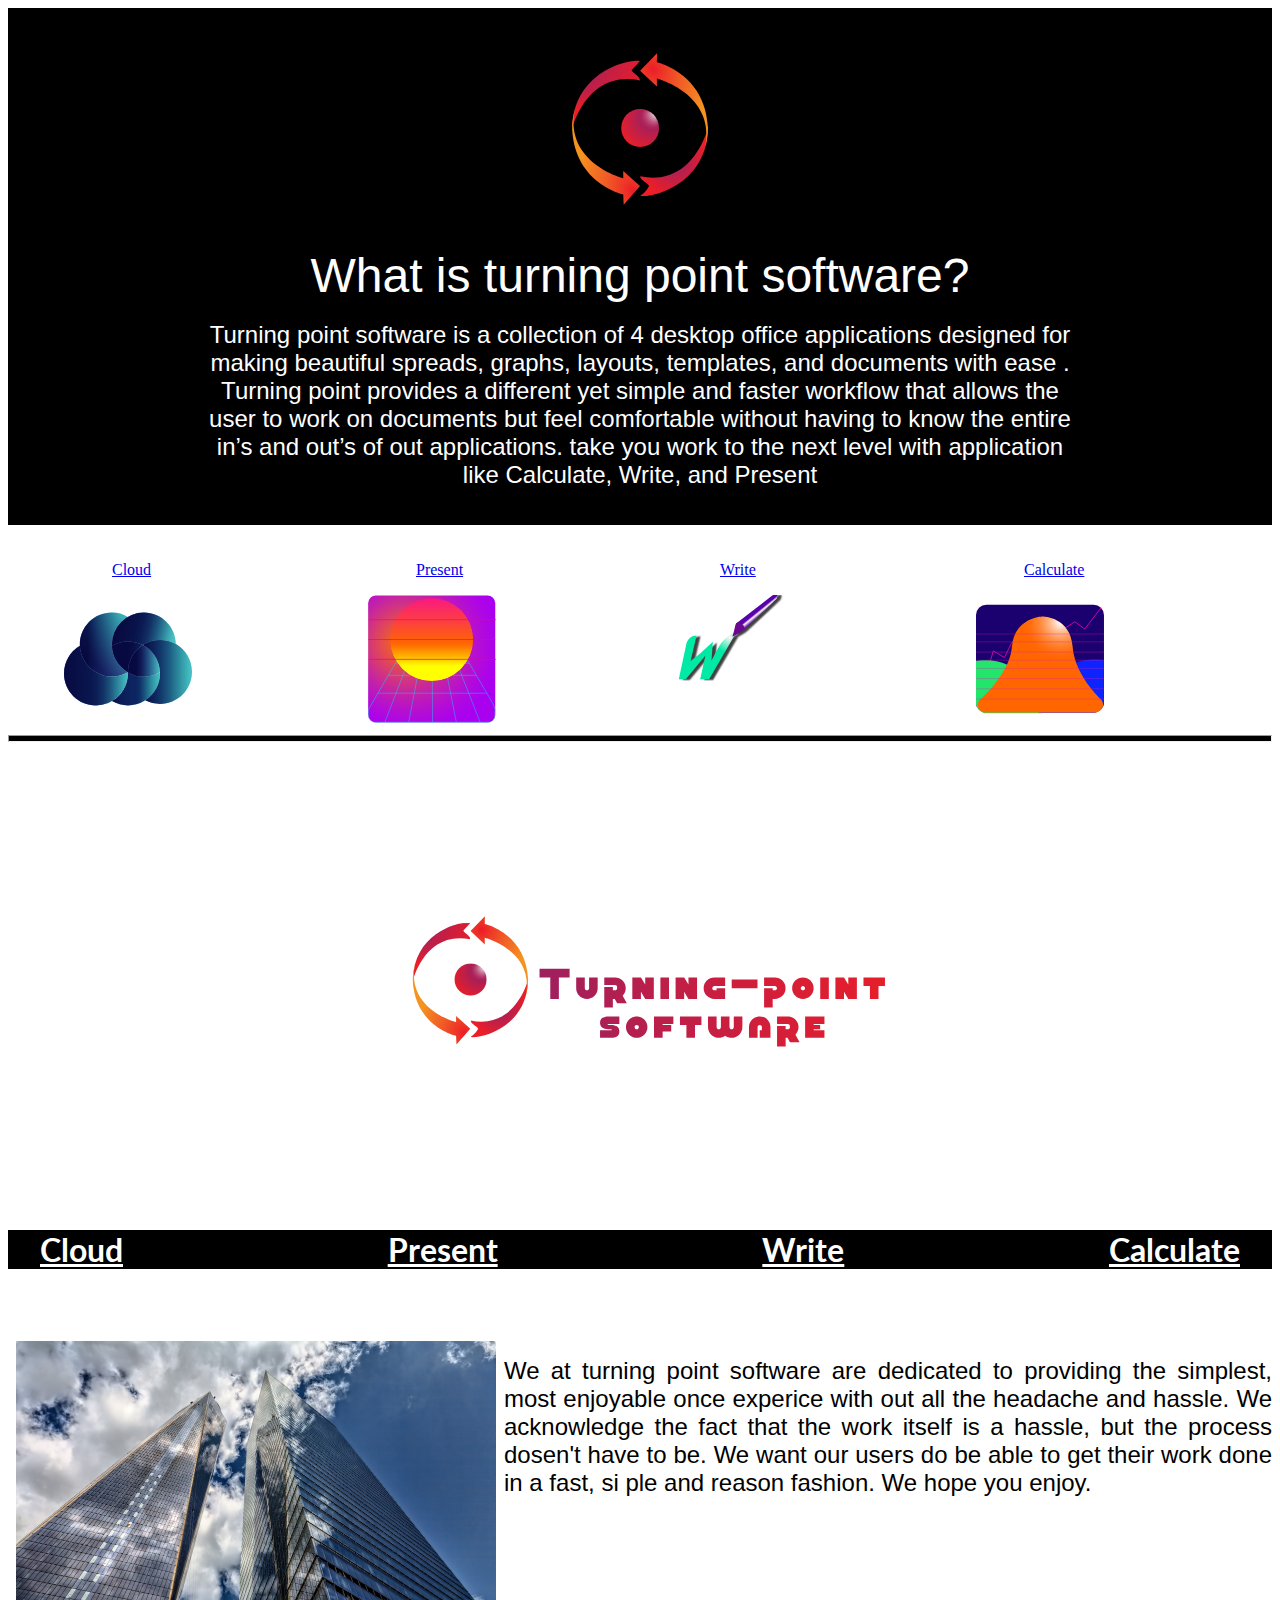
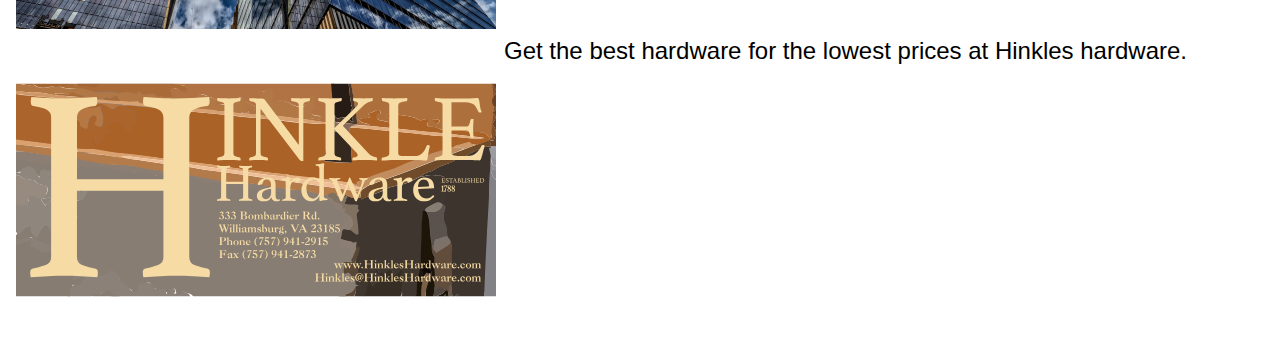
<file: index.html>
<!DOCTYPE html>
<html lang="en">
  <head>
    <meta charset="UTF-8" />
    <meta name="viewport" content="width=device-width, initial-scale=1.0" />
    <link rel="stylesheet" href="index.css" />
    <link rel="preconnect" href="https://fonts.gstatic.com">
<link href="https://fonts.googleapis.com/css2?family=Lato&display=swap" rel="stylesheet">
    <title>Turning Point</title>
  </head>
  <body>
    <div class="flex_div">
      <div id="top-homepage">
        <a href="index.html">
        <img
          id="top_turning-logo"
          src="turning_point.svg"
          alt="Turning point logo"
        /></a>
        <div id="in_text-homepage-top" style="color: white">
          <div class="font1">What is turning point software?</div>
          <br />
          <div class="font2">
            Turning point software is a collection of 4 desktop office
            applications designed for making beautiful spreads, graphs, layouts,
            templates, and documents with ease . Turning point provides a
            different yet simple and faster workflow that allows the user to
            work on documents but feel comfortable without having to know the
            entire in’s and out’s of out applications. take you work to the next
            level with application like Calculate, Write, and Present
          </div>
        </div>
        <br /><br />
      </div>
      <br />
      <br />
       <div id="bottom-front-page">
        
        <a href="cloud.html"
        ><p style="margin:0 5rem;margin-bottom:1rem">Cloud</p><img style="margin: 0 2rem" src="clouds.svg" alt=""
        /></a>
        <a href="present.html"
          ><p style="margin: 0 5rem; margin-bottom:1rem">Present</p><img style="margin: 0 2rem" src="present.svg" alt=""
        /></a>
        <a href="write.html"
          ><p style="margin: 0 5rem; margin-bottom:1rem">Write</p><img style="margin: 0 2rem" src="write.svg" alt=""
        /></a>
        <a href="calculate.html"
          ><p style="margin: 0 5rem; margin-bottom:1rem">Calculate</p><img style="margin: 0 2rem" src="calculate.svg" alt=""
        /></a>
      </div> 
    </div>
     <hr style="height: 5px; background-color: black" /> 

    <div class="flex_div">
      <div id="nav_flex">
        <img
          src="turningpoint_title.svg"
          id="title-turning_logo"
          alt="Turning point logo"
        />
        <!-- <hr style="height: 5px; background-color: black" /> -->
        <div id="nav">
          <div id="nav1" style="color: white;display: flex;">
            <a style="color:white" href="cloud.html"> <div style="font-size:2rem; font-weight:bold">Cloud</div></a>
            <a style="color:white" href="present.html"> <div style="font-size:2rem; font-weight:bold" >Present</div></a>
            <a style="color:white" href="write.html"> <div style="font-size:2rem; font-weight:bold">Write</div></a>
            <a style="color:white" href="calculate.html"> <div style="font-size:2rem; font-weight:bold">Calculate</div></a>
        </div>
      </div>
        <!-- <hr style="height: 5px; background-color: black" /> -->
      </div>
      <div id="bottom-text_flex">
        <div id="bottom-wrapper">
          <div>
            <img
              id="bottom-skyscraper"
              src="skyscraper.jpg"
              alt="Building"
            />
          </div>
          <p id="bottom-text_area">
            We at turning point software are dedicated to providing the
            simplest, most enjoyable once experice with out all the headache and
            hassle. We acknowledge the fact that the work itself is a hassle,
            but the process dosen't have to be. We want our users do be able to
            get their work done in a fast, si ple and reason fashion. We hope
            you enjoy.
          </p>
        </div>
        <div id="bottom-hinkle_flex">
          <a href="https://tomcupolo.com/" target="_blank" >
            <img
            id="bottom-hinkle"
            src="hinkle-banner.svg"
            alt="Building"
          />
          </a>
          <p id="bottom-hinkle_text" >
            Get the best hardware for the lowest prices at Hinkles hardware.
          </p>
        </div>
      </div>
    </div>
  </body>
</html>
</file>
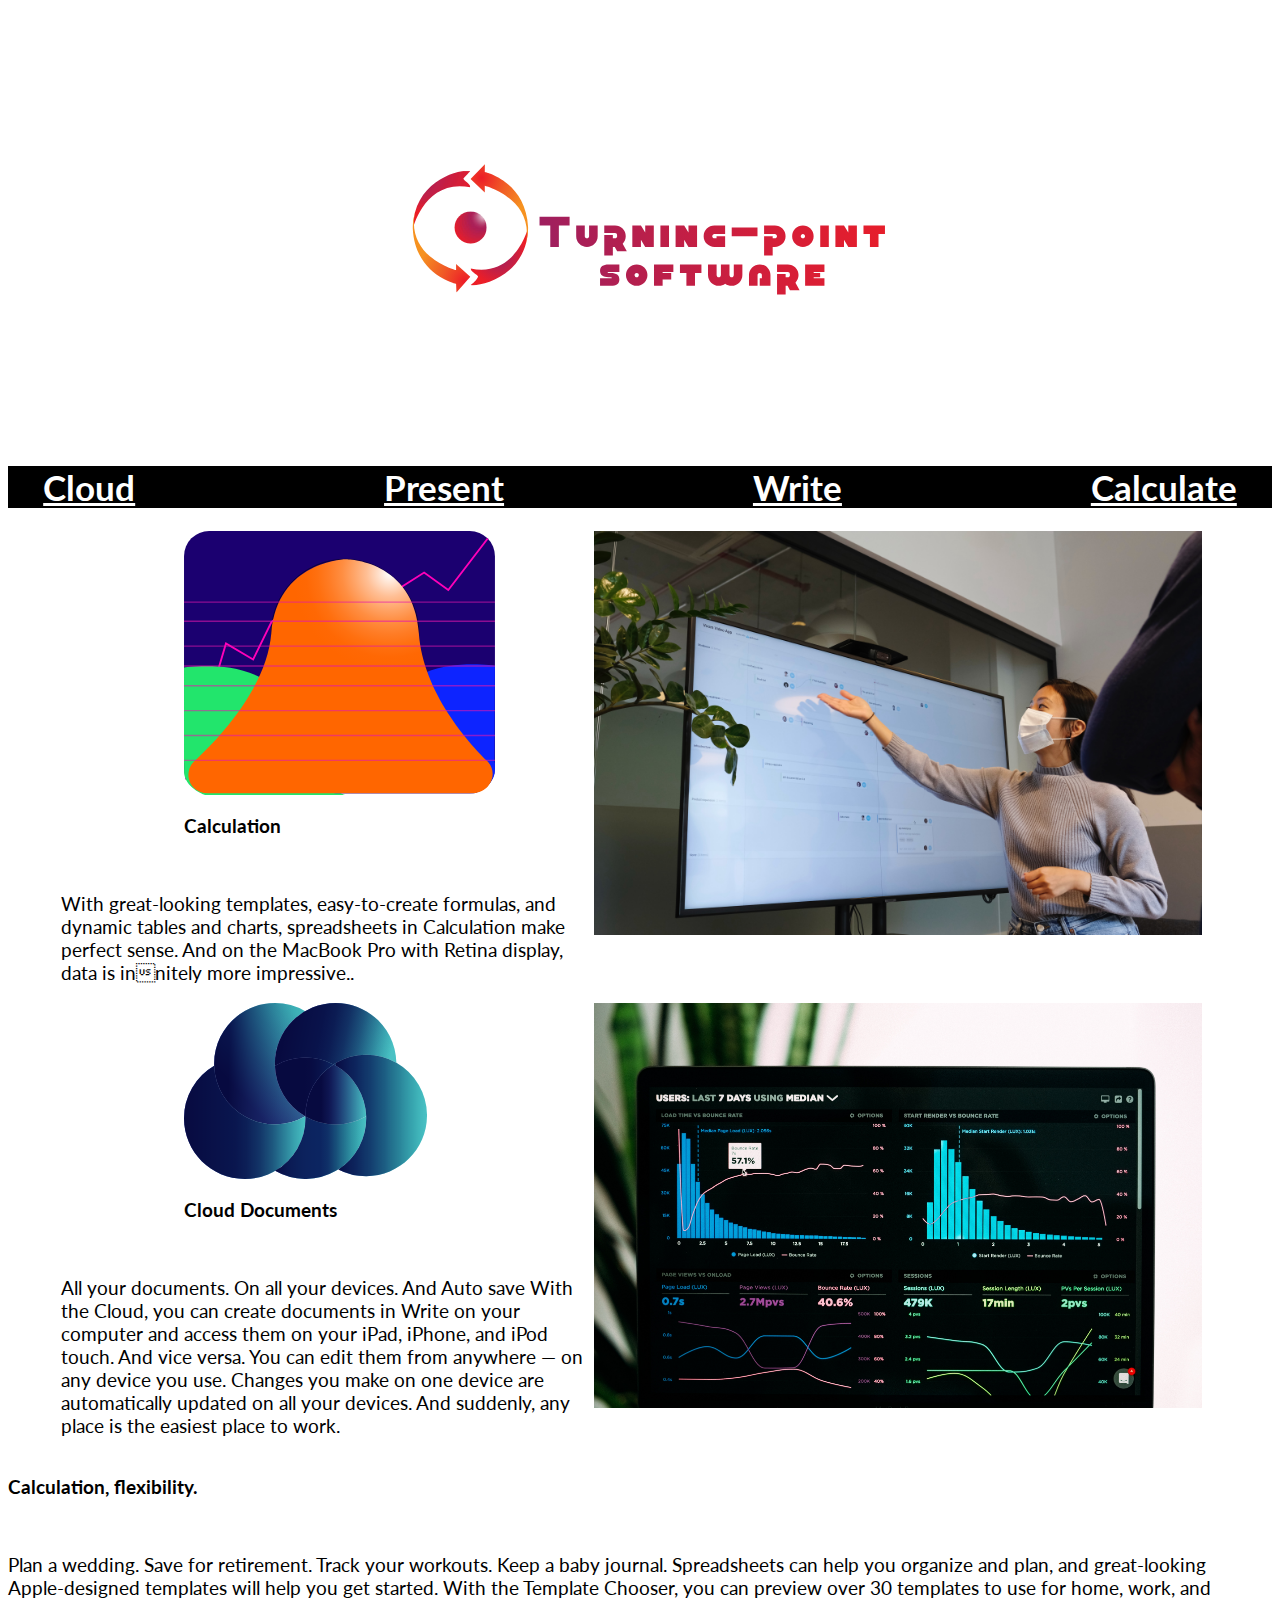
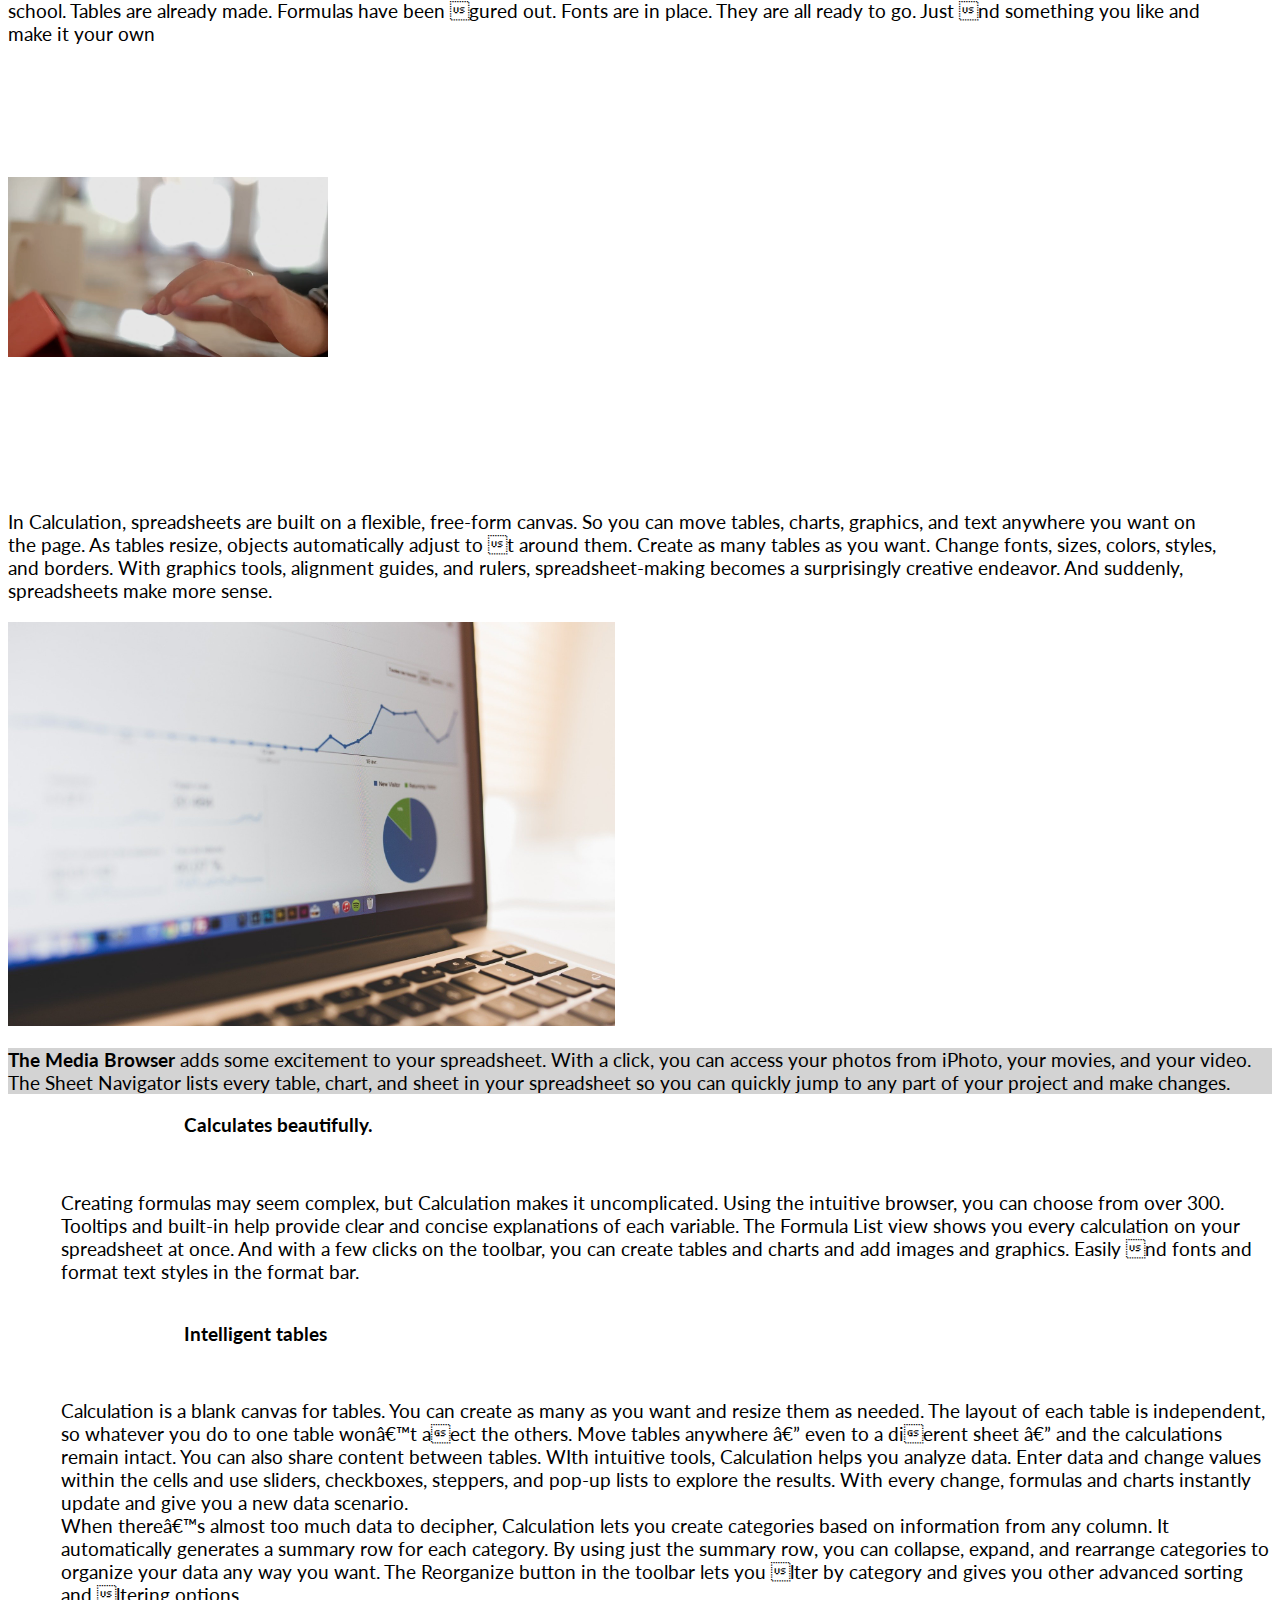
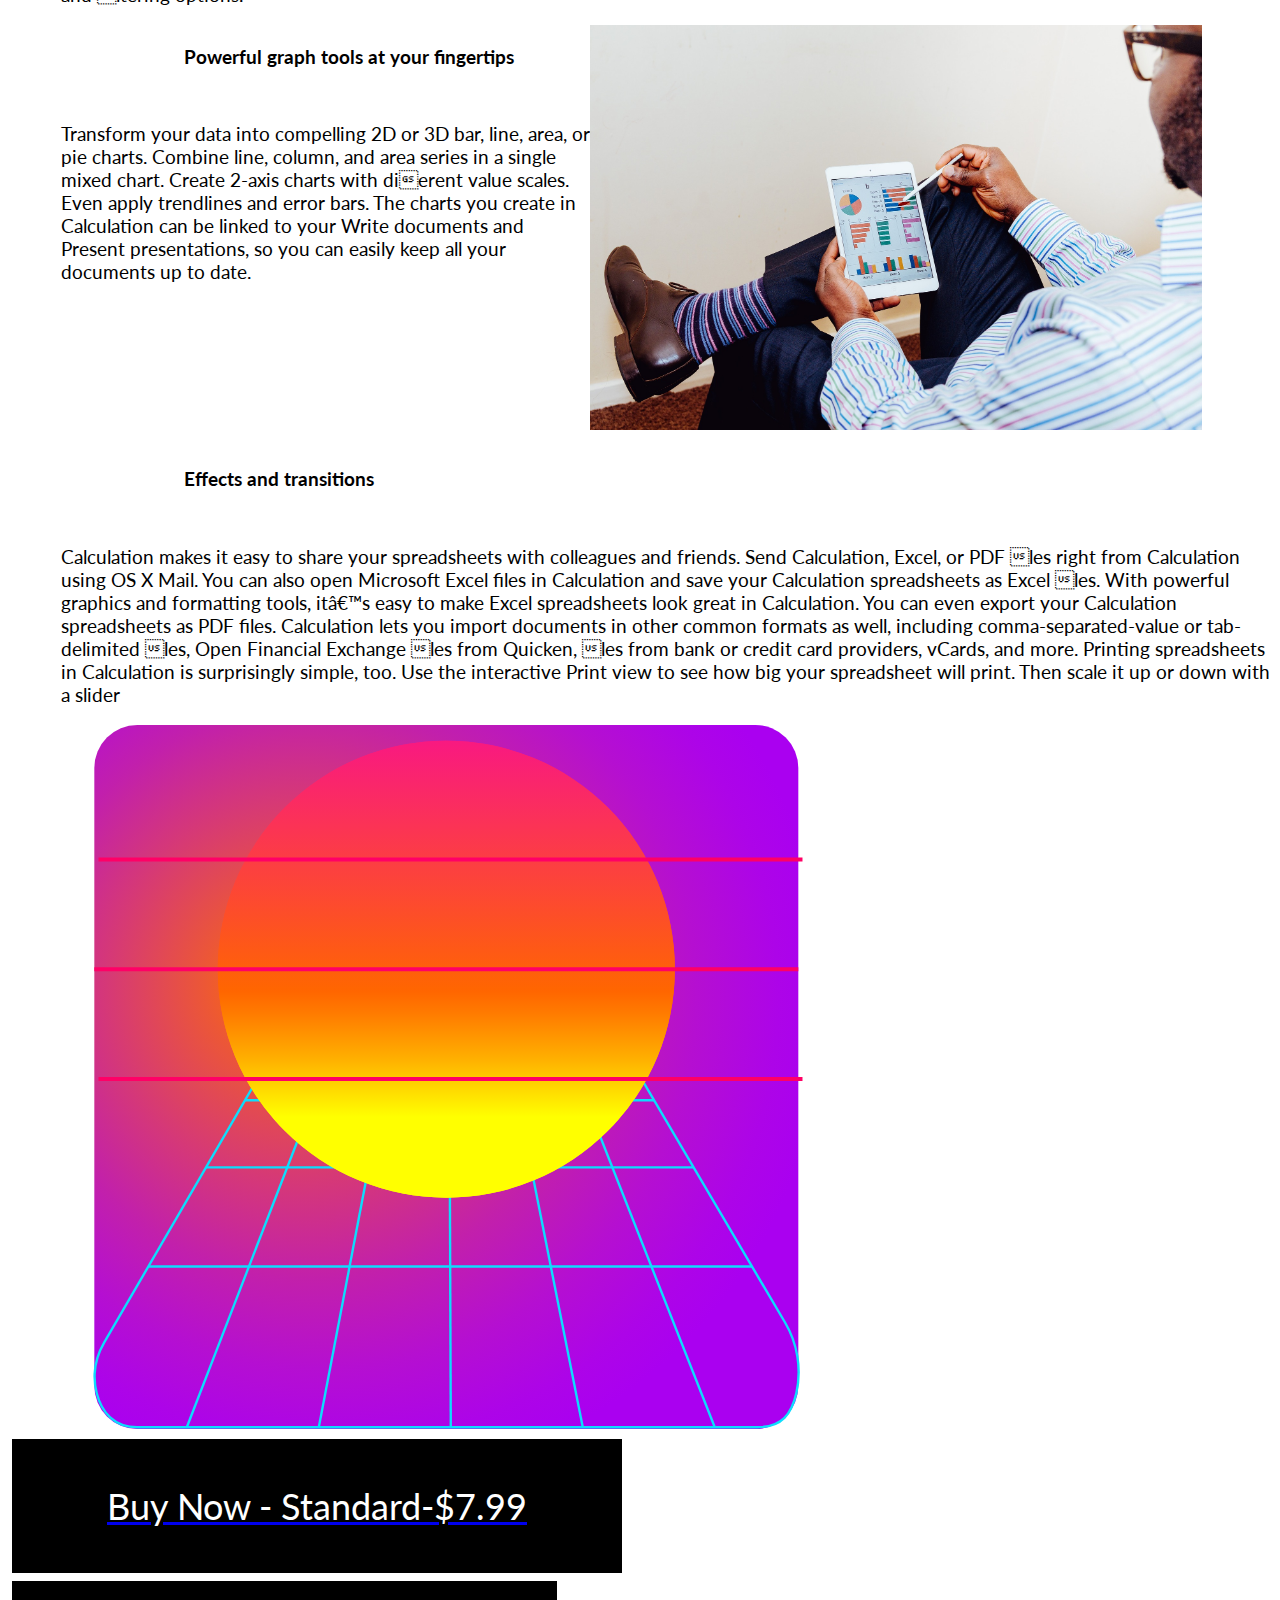
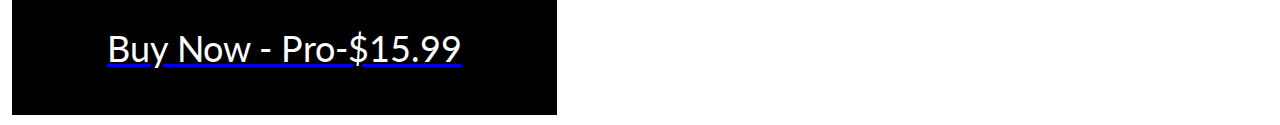
<file: calculate.html>
<!DOCTYPE html>
<html lang="en">
<head>
    <meta charset="UTF-8">
    <meta name="viewport" content="width=device-width, initial-scale=1.0">
    <title>Calculate page</title>
    <link rel="stylesheet" href="calculate_index.css">
    <link rel="preconnect" href="https://fonts.gstatic.com">
<link href="https://fonts.googleapis.com/css2?family=Lato&display=swap" rel="stylesheet">

</head>
<body>
    <div class="flex_div">
        <a href="index.html">
        <img
        src="turningpoint_title.svg"
        id="title-turning_logo"
        alt="Turning point logo"
      />
      </a>
    
      <div id="nav">
        <div id="nav1" style="color: white;display: flex;">
            <a style="color:white" href="cloud.html"> <div style="font-size:2rem;font-weight:bold">Cloud</div></a>
            <a style="color:white" href="present.html"> <div style="font-size:2rem;font-weight:bold">Present</div></a>
            <a style="color:white" href="write.html"> <div style="font-size:2rem; font-weight:bold">Write</div></a>
            <a style="color:white" href="calculate.html"> <div style="font-size:2rem; font-weight:bold">Calculate</div></a>
        </div>
    </div>
      </div>
      <br>
      <div id="test">
        <div>
            <img id="write_img" src="calculate.svg" alt="">
            <p id="texxt1">Calculation
            </p>
            <p id="text_main">With great-looking templates, easy-to-create formulas, and
                dynamic tables and charts, spreadsheets in Calculation make
                perfect sense. And on the MacBook Pro with Retina display, data is
                innitely more impressive..</p>
        </div>
        <img id="write_img2" src="airfocus-K_VeavYEfdA-unsplash.jpg" alt="">
    </div>
    <div id="test">
                <div>
            <img id="write_img3" src="clouds.svg" alt="">
            <p id="texxt1">Cloud Documents

            </p>
            <p id="text_main">All your documents. On all your devices. And Auto save
                With the Cloud, you can create documents in Write on your computer
                and access them on your iPad, iPhone, and iPod touch. And vice versa.
                You can edit them from anywhere — on any device you use. Changes
                you make on one device are automatically updated on all your devices.
                And suddenly, any place is the easiest place to work. </p>
        </div>
        <img id="write_img2" src="luke-chesser-JKUTrJ4vK00-unsplash.jpg" alt="">
    </div>

    <div id="rev">
                <div>

            <p id="texxt11"> Calculation, flexibility.
            </p>
            <p id="text_main1">Plan a wedding. Save for retirement. Track your
                workouts. Keep a baby journal. Spreadsheets can help
                you organize and plan, and great-looking
                Apple-designed templates will help you get started.
                With the Template Chooser, you can preview over 30
                templates to use for home, work, and school. Tables
                are already made. Formulas have been gured out.
                Fonts are in place. They are all ready to go. Just nd
                something you like and make it your own
            </p>
        </div>
        <video id="write_img2"  width="320" height="240" autoplay muted>
            <source src="Ipad - 2988.mp4" type="video/mp4">
          </video>
    </div>
    <div id="rev">
                <div>
            </p>
            <p id="text_main1">In Calculation, spreadsheets are built on a
                flexible, free-form canvas. So you can move
                tables, charts, graphics, and text anywhere you
                want on the page. As tables resize, objects
                automatically adjust to t around them. Create
                as many tables as you want. Change fonts, sizes,
                colors, styles, and borders. With graphics tools,
                alignment guides, and rulers,
                spreadsheet-making becomes a surprisingly
                creative endeavor. And suddenly, spreadsheets
                make more sense.
            </p>
        </div>
        <img id="write_img2" src="computer-767776_1920.jpg" alt="">

    </div>
    <div id="test1">
                <div>
            
            <b>The Media Browser</b> adds some excitement to your spreadsheet. With a click, you can access
your photos from iPhoto, your movies, and your video. The Sheet Navigator lists every table, chart, and
sheet in your spreadsheet so you can quickly jump to any part of your project and make changes.
            </div>
        </div>
        <div id="test">
                        <div>
                <p id="texxt1">Calculates beautifully.
                </p>
                <p id="text_main">Creating formulas may seem complex, but Calculation makes it uncomplicated. Using the intuitive browser,
                    you can choose from over 300. Tooltips and built-in help provide clear and concise explanations of each
                    variable. The Formula List view shows you every calculation on your spreadsheet at once. And with a few
                    clicks on the toolbar, you can create tables and charts and add images and graphics. Easily nd fonts and
                    format text styles in the format bar. </p>
            </div>
        </div>
        <div id="test">
                        <div>
                <p id="texxt1"> Intelligent tables

                </p>
                <p id="text_main">Calculation is a blank canvas for tables. You can create as many as you want and resize them as needed. The layout of each
                    table is independent, so whatever you do to one table wonâ€™t aect the others. Move tables anywhere â€” even to a dierent
                    sheet â€” and the calculations remain intact. You can also share content between tables. WIth intuitive tools, Calculation helps
                    you analyze data. Enter data and change values within the cells and use sliders, checkboxes, steppers, and pop-up lists to
                    explore the results. With every change, formulas and charts instantly update and give you a new data scenario.
                   <br>
                    When thereâ€™s almost too much data to decipher, Calculation lets you create categories based on information from any
                    column. It automatically generates a summary row for each category. By using just the summary row, you can collapse,
                    expand, and rearrange categories to organize your data any way you want. The Reorganize button in the toolbar lets you lter
                    by category and gives you other advanced sorting and ltering options.
                </p>
            </div>
        </div>
        <div id="test">
                        <div>
                <p id="texxt1">Powerful graph tools at your fingertips    
                </p>
                <p id="text_main">Transform your data into compelling 2D or 3D bar, line, area,
                    or pie charts. Combine line, column, and area series in a single
                    mixed chart. Create 2-axis charts with dierent value scales.
                    Even apply trendlines and error bars. The charts you create in
                    Calculation can be linked to your Write documents and Present presentations, so you can easily keep all your documents
                    up to date. </p>
            </div>
            <img id="write_img2" src="person-731479_1920.jpg" alt="">
        </div>
        <div id="test">
                        <div>
                <p id="texxt1"> Effects and transitions

                </p>
                <p id="text_main">Calculation makes it easy to share your spreadsheets with colleagues and friends. Send Calculation, Excel, or PDF les right from Calculation using OS X Mail. You can also open Microsoft
                    Excel files in Calculation and save your Calculation spreadsheets as Excel les. With powerful graphics and formatting tools,
                    itâ€™s easy to make Excel spreadsheets look great in Calculation. You can even export your Calculation spreadsheets as PDF
                    files. Calculation lets you import documents in other common formats as well, including
                    comma-separated-value or tab-delimited les, Open Financial Exchange les from Quicken, les from bank or credit card providers, vCards, and more. Printing spreadsheets in Calculation is surprisingly simple, too. Use the interactive Print view to see
                    how big your spreadsheet will print. Then scale it up or down with a slider
                </p>
            </div>
        </div>
        <div id="final">
                        <img src="present.svg" alt="" id="final_img">
            <a href="error.html"><button class="button buttonTest" >Buy Now - Standard-$7.99</button></a>
            <a href="error.html"><button class="button buttonTest">Buy Now - Pro-$15.99</button></a>
       </div>
</body>
</html>
</file>
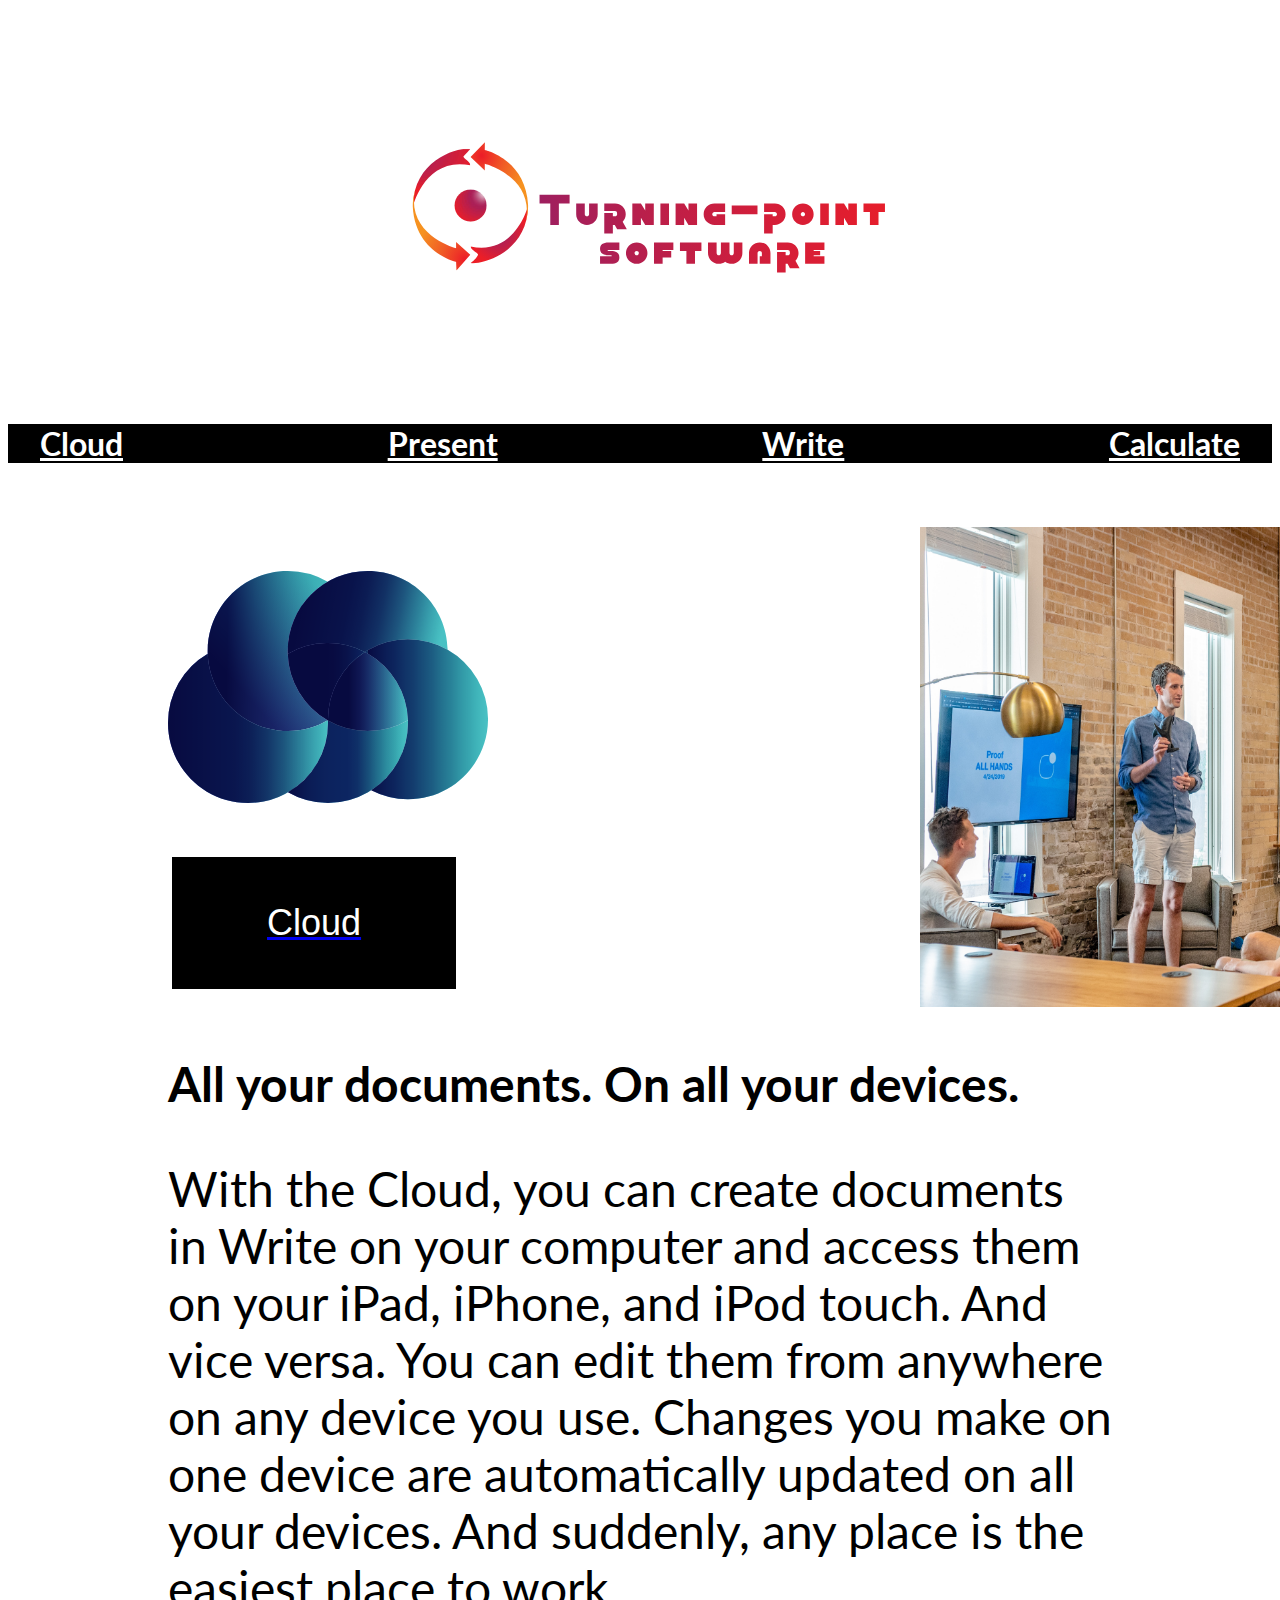
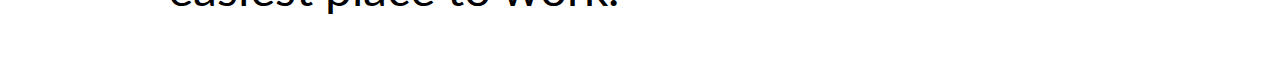
<file: cloud.html>
<!DOCTYPE html>
<html lang="en">
<head>
    <meta charset="UTF-8">
    <meta name="viewport" content="width=device-width, initial-scale=1.0">
    <title>Cloud</title>
    <link rel="stylesheet" href="cloud_index.css">
    <link rel="preconnect" href="https://fonts.gstatic.com">
<link href="https://fonts.googleapis.com/css2?family=Lato&display=swap" rel="stylesheet">
</head>
<body>
    <div class="flex_div">
        <a href="/index.html">
        <img
        src="turningpoint_title.svg"
        id="title-turning_logo"
        alt="Turning point logo"
      />
      </a>

      <div id="nav">
        <div id="nav1" style="color: white;display: flex;">
          <a style="color:white" href="cloud.html"> <div style="font-size:2rem;font-weight:bold">Cloud</div></a>
          <a style="color:white" href="present.html"> <div style="font-size:2rem;font-weight:bold">Present</div></a>
          <a style="color:white" href="write.html"> <div style="font-size:2rem; font-weight:bold">Write</div></a>
          <a style="color:white" href="calculate.html"> <div style="font-size:2rem; font-weight:bold">Calculate</div></a>
      </div>
    </div>
      </div>
      <section id="bottom-front-page">
        <h2></h2>
        <a href ="cloud.html"
          ><img src="clouds.svg" alt=""
        /><button class="button buttonTest">Cloud</button></a>
        <img src="austin-distel-rxpThOwuVgE-unsplash(1).jpg" style="height: 30rem; width: 50rem; padding-left: 20rem" alt="">
      </section>
    <p id="text1"><b> All your documents. On all your devices.</b>
</p>
<p id="text1">With the Cloud, you can create documents in Write on your computer
    and access them on your iPad, iPhone, and iPod touch. And vice versa.
    You can edit them from anywhere on any device you use. Changes you
    make on one device are automatically updated on all your devices. And
    suddenly, any place is the easiest place to work.</p>
</body>
</html>
</file>
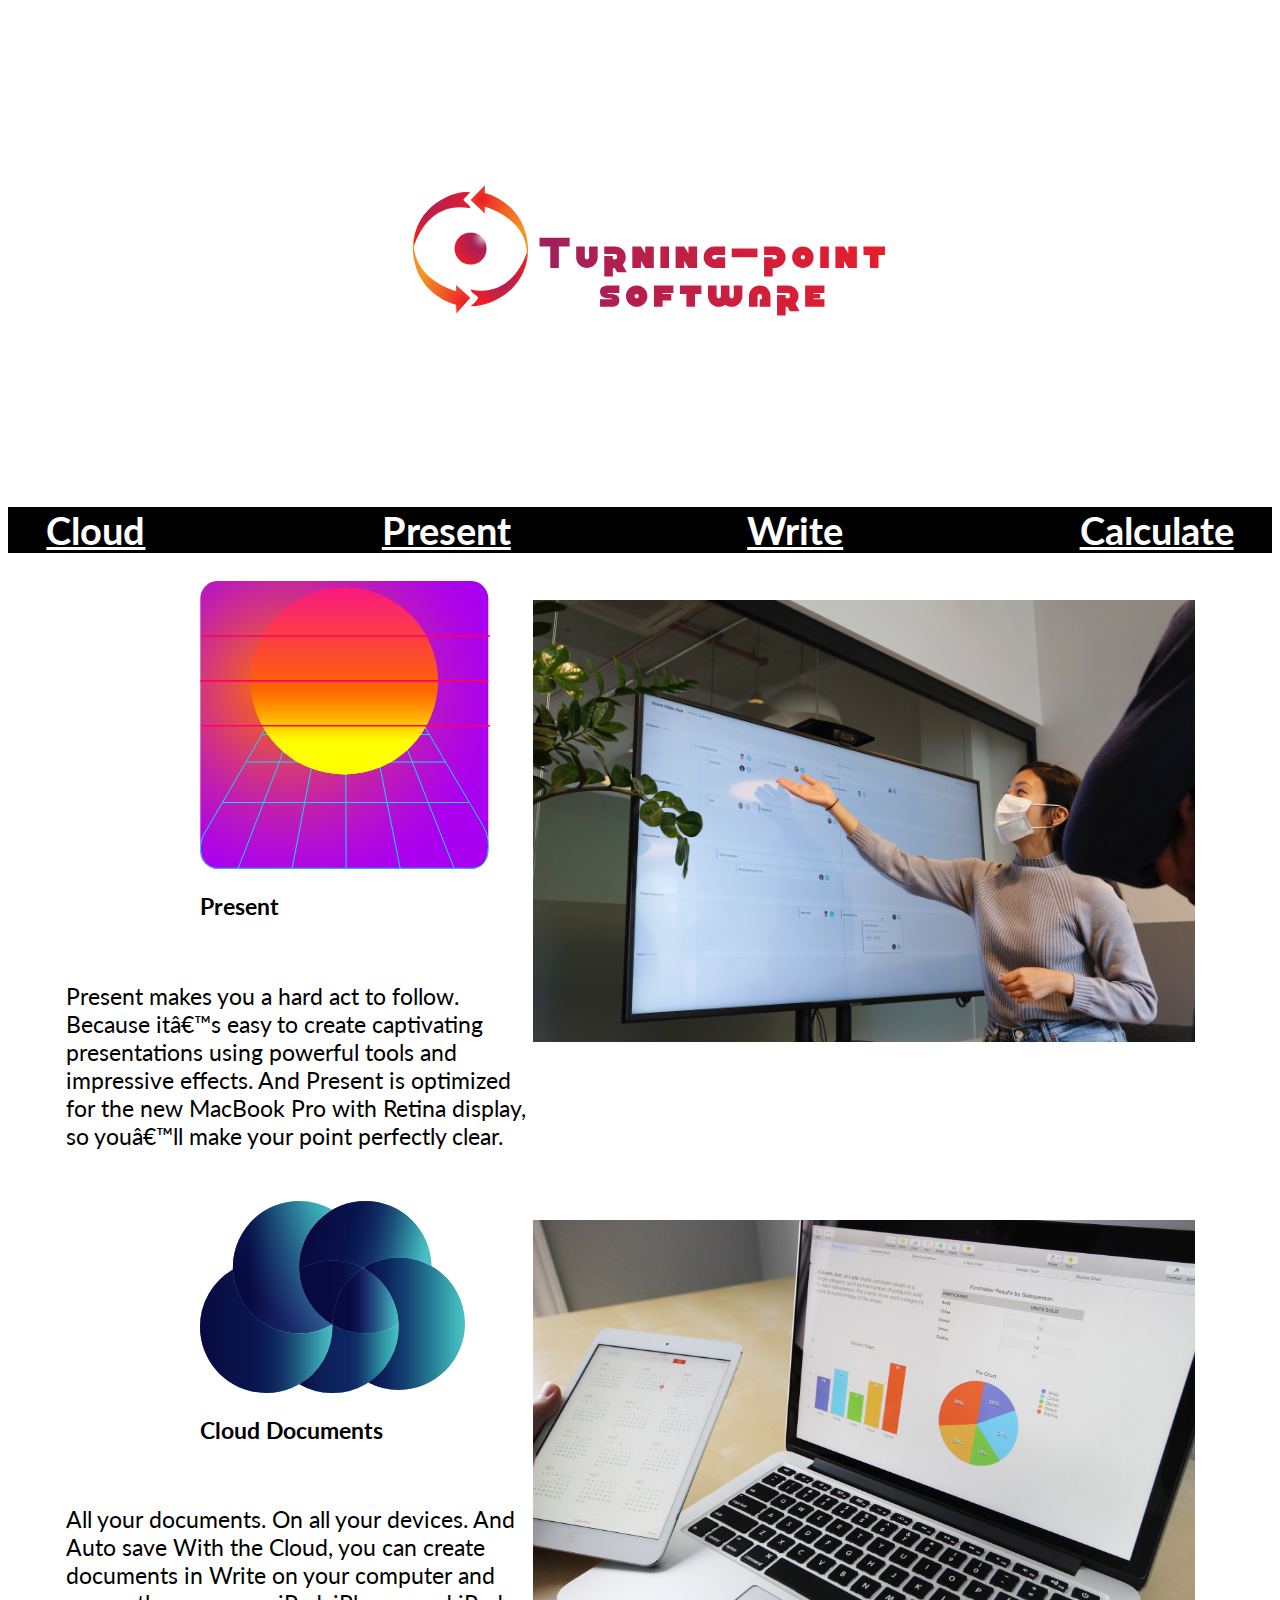
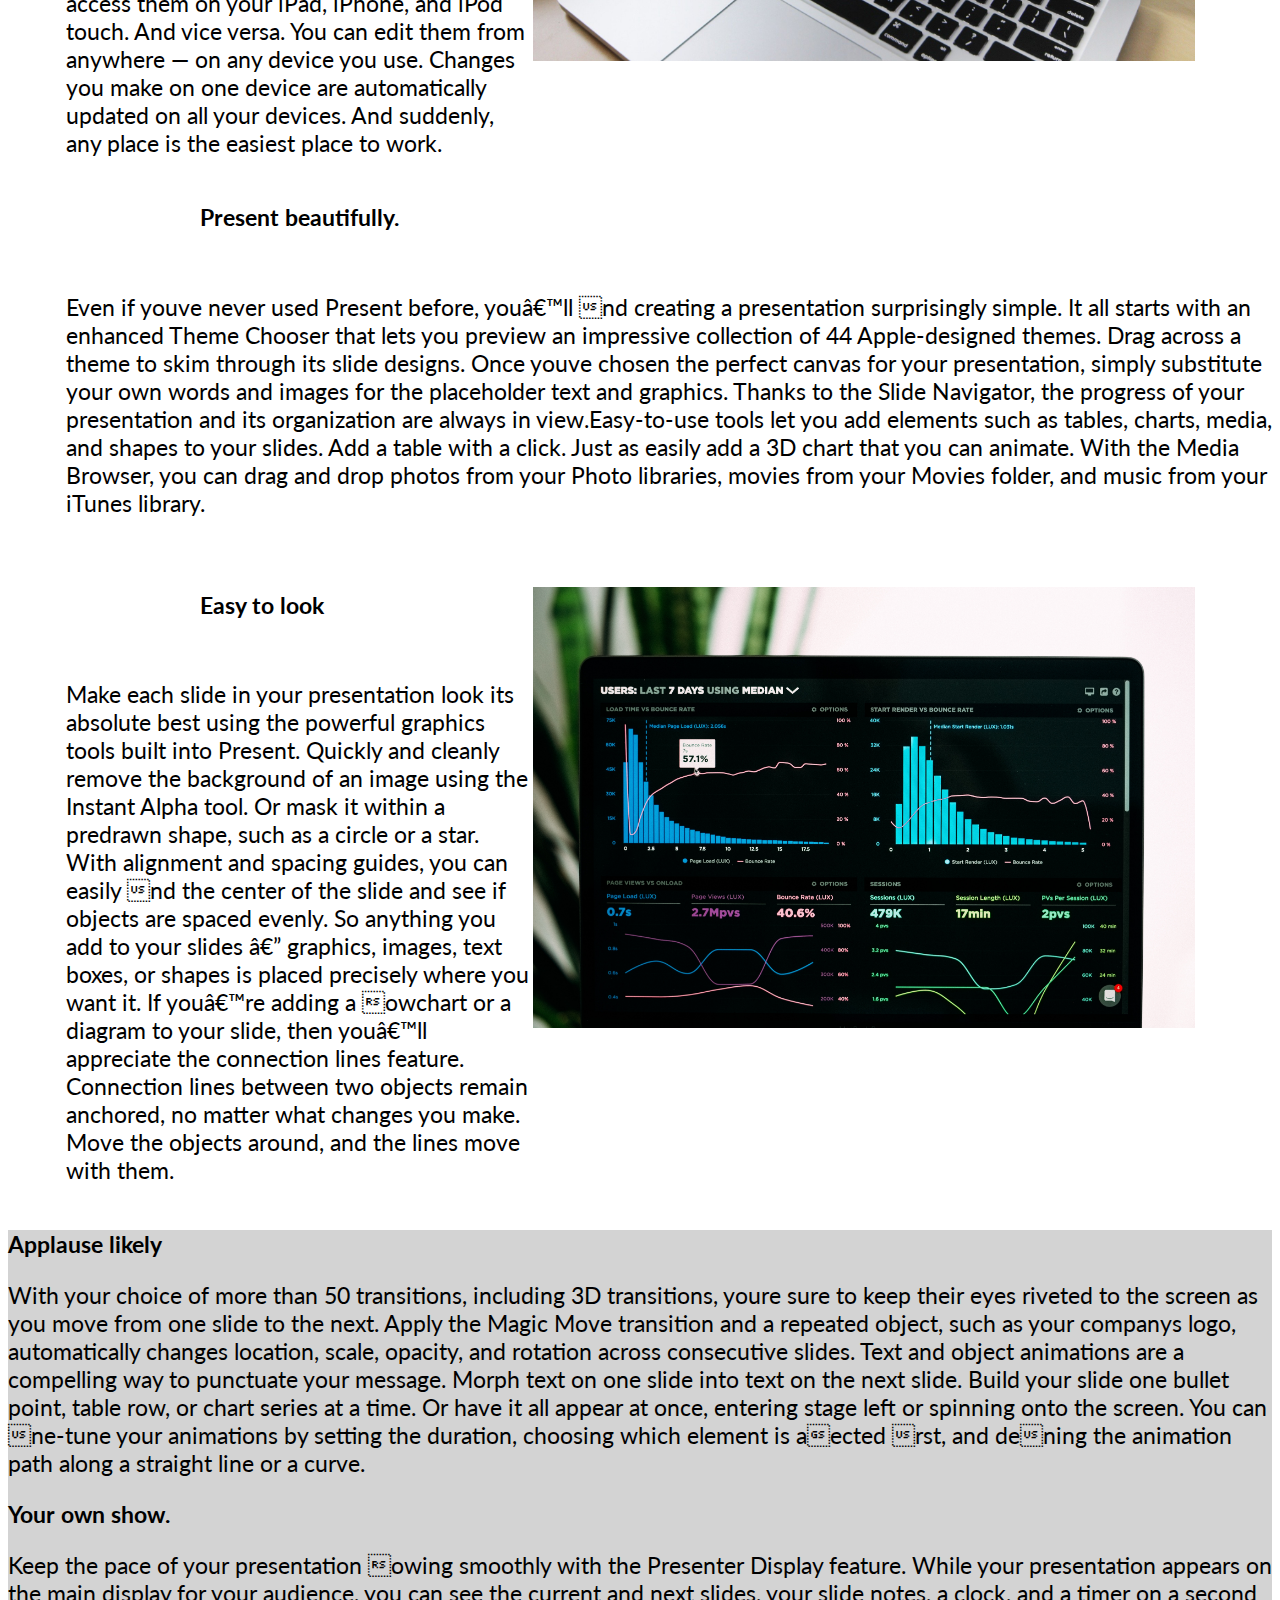
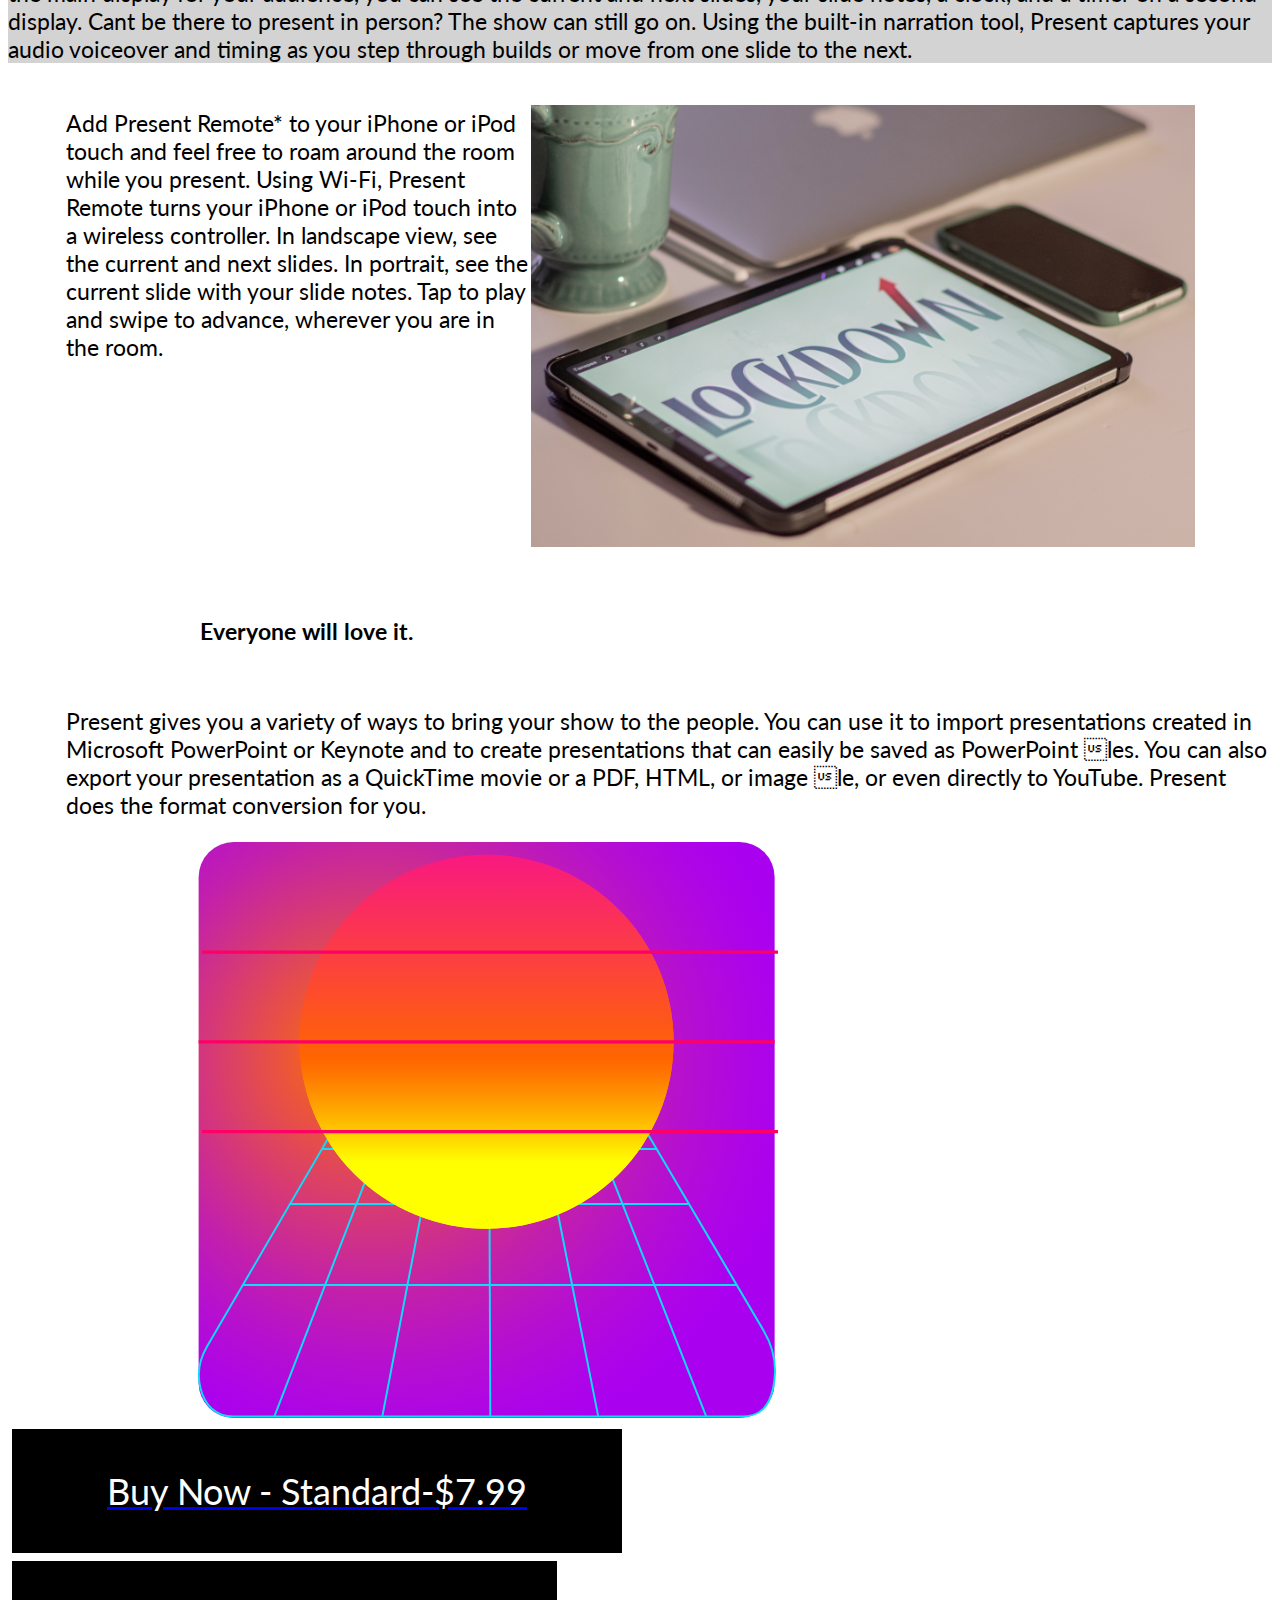
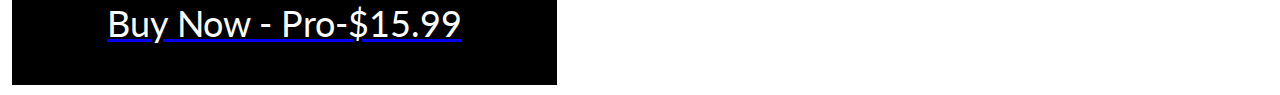
<file: present.html>
<!DOCTYPE html>
<html lang="en">
<head>
    <meta charset="UTF-8">
    <meta name="viewport" content="width=device-width, initial-scale=1.0">
    <title>Present page</title>
    <link rel="stylesheet" href="present_index.css">
    <link href="https://fonts.googleapis.com/css2?family=Lato&display=swap" rel="stylesheet">
</head>
<body>
    <div class="flex_div">
        <a href="/index.html">
        <img
        src="turningpoint_title.svg"
        id="title-turning_logo"
        alt="Turning point logo"
      />
      </a>
    
      <div id="nav">
        <div id="nav1" style="color: white; display: flex;">
          <a style="color:white" href="cloud.html"> <div style="font-size:2rem; font-weight:bold">Cloud</div></a>
          <a style="color:white" href="present.html"> <div style="font-size:2rem; font-weight:bold" >Present</div></a>
          <a style="color:white" href="write.html"> <div style="font-size:2rem; font-weight:bold">Write</div></a>
          <a style="color:white" href="calculate.html"> <div style="font-size:2rem; font-weight:bold">Calculate</div></a>
      </div>
    </div>
      </div>
      <br>
      <div id="test">
        <div>
            <img id="write_img" src="present.svg" alt="">
            <p id="texxt1">Present
            </p>
            <p id="text_main">Present makes you a hard act to follow. Because itâ€™s easy to create
                captivating presentations using powerful tools and impressive effects. And
                Present is optimized for the new MacBook Pro with Retina display, so youâ€™ll
                make your point perfectly clear.</p>
        </div>
        <img id="write_img2" src="airfocus-K_VeavYEfdA-unsplash.jpg" alt="">
    </div>
    <br>
    <div id="test">
        <div>
            <img id="write_img3" src="clouds.svg" alt="">
            <p id="texxt1">Cloud Documents

            </p>
            <p id="text_main">All your documents. On all your devices. And Auto save
                With the Cloud, you can create documents in Write on your computer
                and access them on your iPad, iPhone, and iPod touch. And vice versa.
                You can edit them from anywhere — on any device you use. Changes
                you make on one device are automatically updated on all your devices.
                And suddenly, any place is the easiest place to work. </p>
        </div>
        <img id="write_img2" src="business-925900_1920.jpg" alt="">
    </div>
    <div id="test">
        <div>
            <p id="texxt1">Present beautifully.
            </p>
            <p id="text_main">Even if youve never used Present before, youâ€™ll nd creating a presentation surprisingly simple. It all starts
                with an enhanced Theme Chooser that lets you preview an impressive collection of 44 Apple-designed
                themes. Drag across a theme to skim through its slide designs. Once youve chosen the perfect canvas for
                your presentation, simply substitute your own words and images for the placeholder text and graphics.
                Thanks to the Slide Navigator, the progress of your presentation and its organization are always in
                view.Easy-to-use tools let you add elements such as tables, charts, media, and shapes to your slides. Add a
                table with a click. Just as easily add a 3D chart that you can animate. With the Media Browser, you can drag
                and drop photos from your Photo libraries, movies from your Movies folder, and music from your iTunes
                library.</p>
        </div>
    </div>
    <br>
    <div id="test">
        <div>
            <p id="texxt1">Easy to look

            </p>
            <p id="text_main">Make each slide in your presentation look its absolute best using the powerful graphics tools built
                into Present. Quickly and cleanly remove the background of an image using the Instant Alpha tool. Or
                mask it within a predrawn shape, such as a circle or
                a star. With alignment and spacing guides, you can
                easily nd the center of the slide and see if objects are spaced evenly. So anything you add to
                your slides â€” graphics, images, text boxes, or shapes is placed precisely where you want it. If
                youâ€™re adding a owchart or a diagram to your slide, then youâ€™ll appreciate the connection lines feature. Connection lines between two objects remain anchored, no matter what
                changes you make. Move the objects around, and the lines move with them. </p>
        </div>
        <img id="write_img2" src="luke-chesser-JKUTrJ4vK00-unsplash.jpg" alt="">
    </div>
    <div id="test1">
        <div>
            <p><b>Applause likely
            </b></p>
            
              <p>  With your choice of more than 50 transitions, including 3D transitions, youre sure to keep their eyes riveted
                to the screen as you move from one slide to the next. Apply the Magic Move transition and a repeated object,
                such as your companys logo, automatically changes location, scale, opacity, and rotation across consecutive
                slides. Text and object animations are a compelling way to punctuate your message. Morph text on one slide
                into text on the next slide. Build your slide one bullet point, table row, or chart series at a time. Or have it all
                appear at once, entering stage left or spinning onto the screen. You can ne-tune your animations by setting
                the duration, choosing which element is aected rst, and dening the animation path along a straight line
                or a curve.
        </p>
        <p><b>  Your own show.
        </b></p>
        
        <p>Keep the pace of your presentation owing smoothly with the Presenter Display feature. While your presentation appears on the main display for your audience, you can see the current and next slides, your slide
            notes, a clock, and a timer on a second display. Cant be there to present in person? The show can still go on.
            Using the built-in narration tool, Present captures your audio voiceover and timing as you step through
            builds or move from one slide to the next.</p>
            </div>
        </div>
        <div id="test">
            <div>
                <p id="text_main">Add Present Remote* to your iPhone or iPod touch
                    and feel free to roam around the room while you
                    present. Using Wi-Fi, Present Remote turns your
                    iPhone or iPod touch into a wireless controller. In
                    landscape view, see the current and next slides. In
                    portrait, see the current slide with your slide notes.
                    Tap to play and swipe to advance, wherever you are
                    in the room.</p>
            </div>
            <img id="write_img2" src="elena-mozhvilo-JulujB0zzmk-unsplash(1).jpg" alt="">
        </div>
        <br>
        <div id="test">
            <div>
                <p id="texxt1">Everyone will love it.

    
                </p>
                <p id="text_main">Present gives you a variety of ways to bring your show to the people. You can use it to import
                    presentations created in Microsoft PowerPoint or Keynote and to create presentations that can
                    easily be saved as PowerPoint les. You can also export your presentation as a QuickTime movie
                    or a PDF, HTML, or image le, or even directly to YouTube. Present does the format conversion for
                    you. </p>
            </div>
        </div>
    <div id="final">
        <img src="present.svg" alt="" id="final_img">
        <a href="error.html"><button class="button buttonTest" >Buy Now - Standard-$7.99</button></a>
        <a href="error.html"><button class="button buttonTest">Buy Now - Pro-$15.99</button></a>
   </div>
    </body>
</html>
</file>
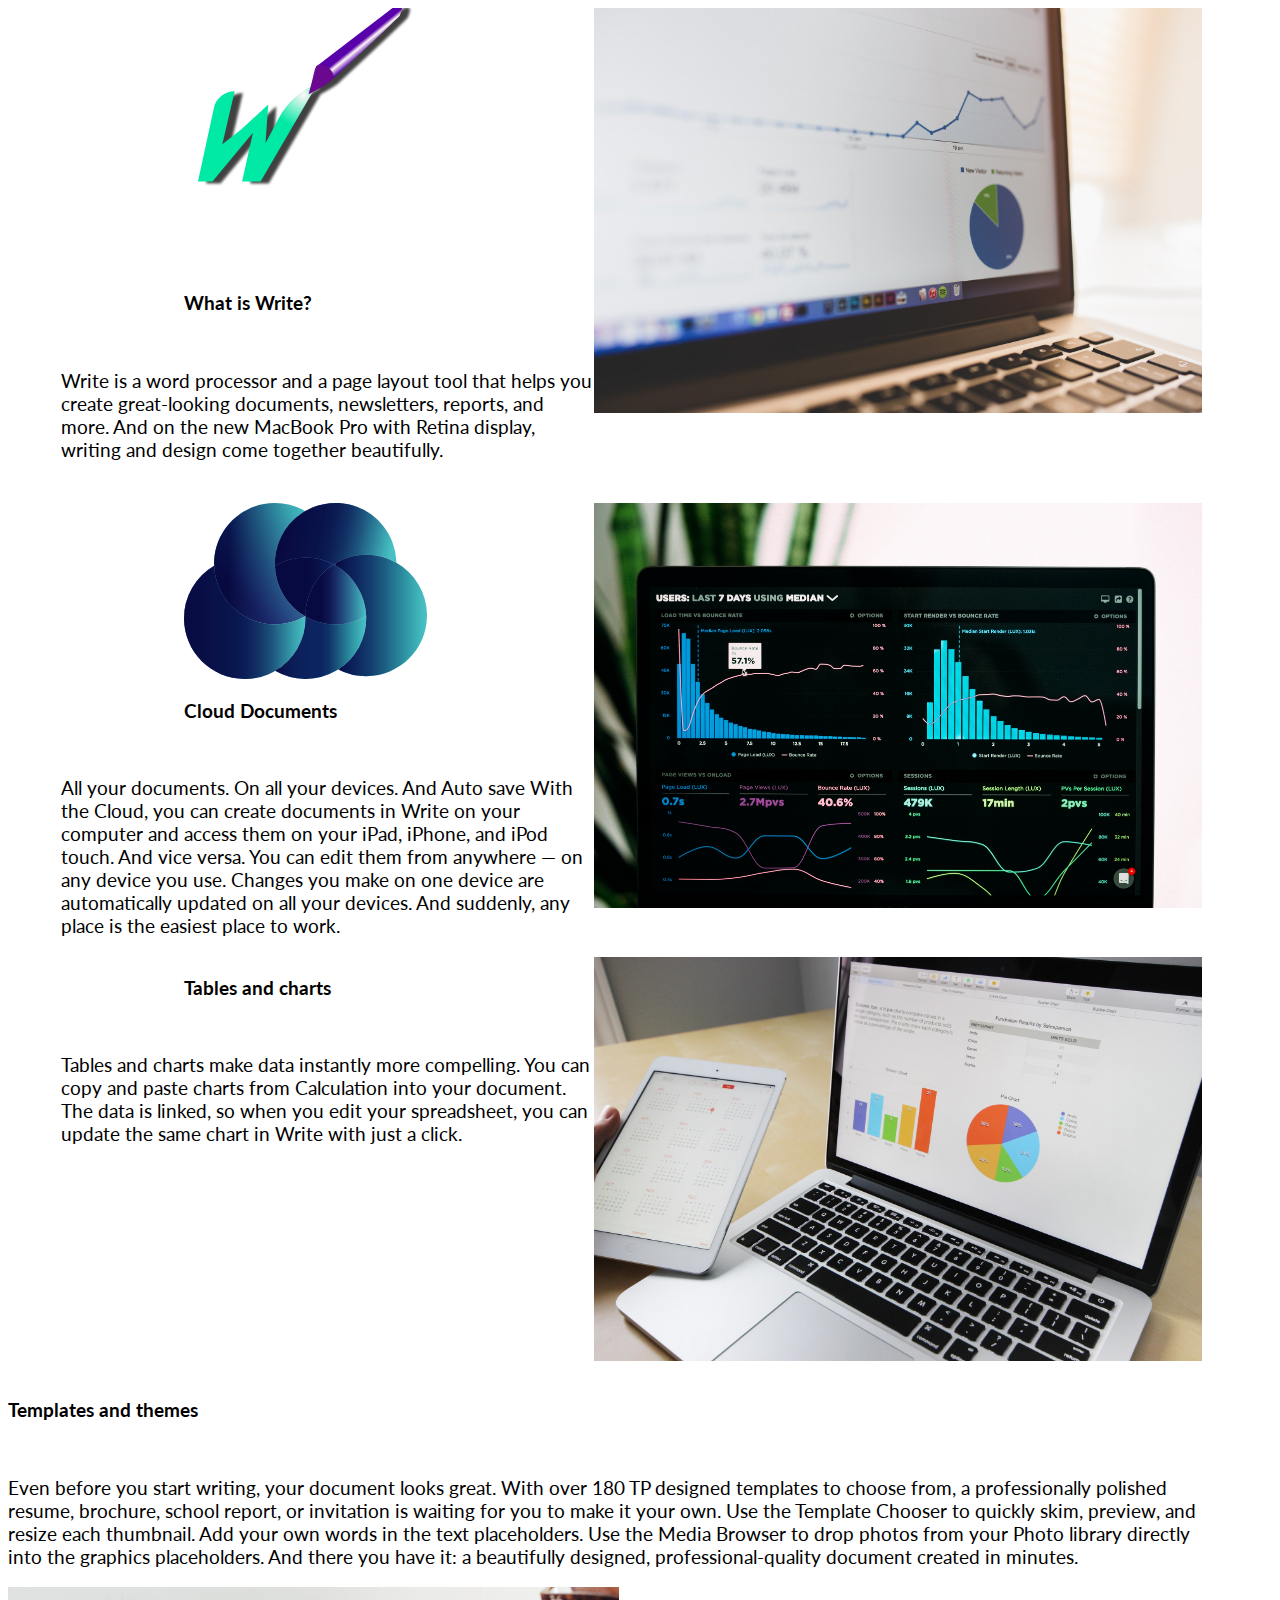
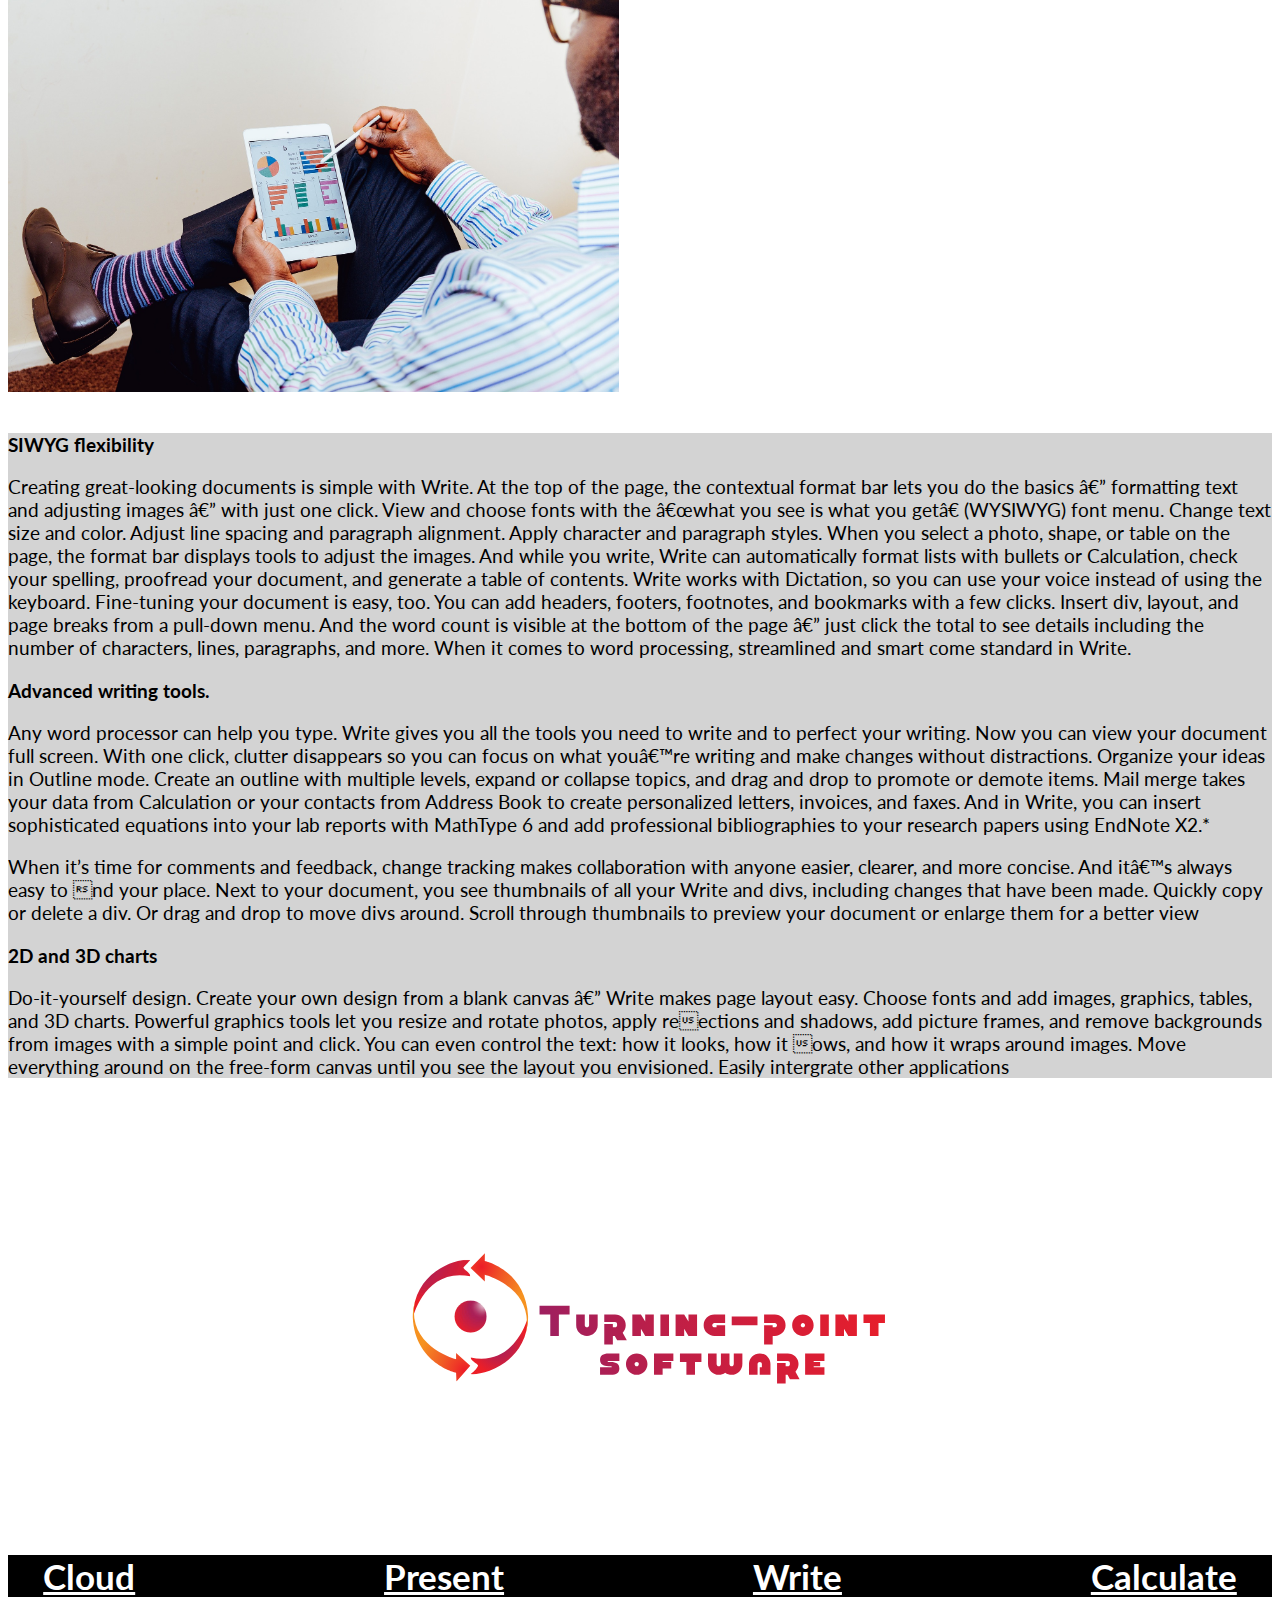
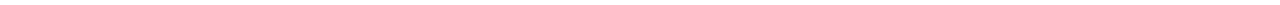
<file: write.html>
<!DOCTYPE html>
<html lang="en">

<head>
    <meta charset="UTF-8">
    <meta name="viewport" content="width=device-width, initial-scale=1.0">
    <title>Write Page</title>
    <link href="https://fonts.googleapis.com/css2?family=Lato&display=swap" rel="stylesheet">
    <link rel="stylesheet" href="write_index.css">
</head>

<body>
    <div id="test">
        <div>
            <img id="write_img" src="write.svg" alt="">
            <p id="texxt1">What is Write?
            </p>
            <p id="text_main">Write is a word processor and a page layout tool that helps you create
                great-looking documents, newsletters, reports, and more. And on the
                new MacBook Pro with Retina display, writing and design come
                together beautifully.</p>
        </div>
        <img id="write_img2" src="computer-767776_1920.jpg" alt="">
    </div>
    <br>
    <div id="test">
        <div>
            <img id="write_img3" src="clouds.svg" alt="">
            <p id="texxt1">Cloud Documents

            </p>
            <p id="text_main">All your documents. On all your devices. And Auto save
                With the Cloud, you can create documents in Write on your computer
                and access them on your iPad, iPhone, and iPod touch. And vice versa.
                You can edit them from anywhere — on any device you use. Changes
                you make on one device are automatically updated on all your devices.
                And suddenly, any place is the easiest place to work. </p>
        </div>
        <img id="write_img2" src="luke-chesser-JKUTrJ4vK00-unsplash.jpg" alt="">
    </div>
    <div id="test">
        <div>
            <p id="texxt1"> Tables and charts
            </p>
            <p id="text_main">Tables and charts make data instantly more compelling. You can
                copy and paste charts from Calculation into your document. The
                data is linked, so when you edit your spreadsheet, you can
                update the same chart in Write with just a click.
            </p>
        </div>
        <img id="write_img2" src="business-925900_1920.jpg" alt="">
    </div>
    <div id="rev">
        <div>

            <p id="texxt11"> Templates and themes
            </p>
            <p id="text_main1">Even before you start writing, your document looks great. With
                over 180 TP designed templates to choose from, a professionally polished resume, brochure, school report, or invitation is
                waiting for you to make it your own. Use the Template Chooser
                to quickly skim, preview, and resize each thumbnail. Add your
                own words in the text placeholders. Use the Media Browser to
                drop photos from your Photo library directly into the graphics
                placeholders. And there you have it: a beautifully designed,
                professional-quality document created in minutes.
            </p>
        </div>
        <img id="write_img2" src="person-731479_1920.jpg" alt="">

    </div>
<div id="test1">
<div>
    <p><b>SIWYG flexibility</b></p>
    
      <p>  Creating great-looking documents is simple with Write. At the top of the page, the contextual format bar lets you do the basics â€” formatting text and adjusting images â€”
with just one click. View and choose fonts with the â€œwhat you see is what you getâ€ (WYSIWYG) font menu. Change text size and color. Adjust line spacing and paragraph
alignment. Apply character and paragraph styles. When you select a photo, shape, or table on the page, the format bar displays tools to adjust the images. And while you
write, Write can automatically format lists with bullets or Calculation, check your spelling, proofread your document, and generate a table of contents. Write works with
Dictation, so you can use your voice instead of using the keyboard.
Fine-tuning your document is easy, too. You can add headers, footers, footnotes, and bookmarks with a few clicks. Insert div, layout, and page breaks from a pull-down
menu. And the word count is visible at the bottom of the page â€” just click the total to see details including the number of characters, lines, paragraphs, and more. When it
comes to word processing, streamlined and smart come standard in Write.
</p>
<p><b>  Advanced writing tools.
</b></p>

<p>Any word processor can help you type. Write gives you all the tools you need to write and to perfect your writing. Now you can view your document full screen. With one
    click, clutter disappears so you can focus on what youâ€™re writing and make changes without distractions. Organize your ideas in Outline mode. Create an outline with
    multiple levels, expand or collapse topics, and drag and drop to promote or demote items. Mail merge takes your data from Calculation or your contacts from Address Book
    to create personalized letters, invoices, and faxes. And in Write, you can insert sophisticated equations into your lab reports with MathType 6 and add professional
    bibliographies to your research papers using EndNote X2.*</p>

    <p>When it’s time for comments and feedback, change tracking makes collaboration with anyone easier, clearer, and more concise. And itâ€™s always easy to nd your place.
        Next to your document, you see thumbnails of all your Write and divs, including changes that have been made. Quickly copy or delete a div. Or drag and drop to
        move divs around. Scroll through thumbnails to preview your document or enlarge them for a better view</p>

<p><b>2D and 3D charts</b></p>
<p>Do-it-yourself design.
    Create your own design from a blank canvas â€” Write makes page layout easy. Choose fonts and add images, graphics, tables, and 3D charts. Powerful graphics tools let you
    resize and rotate photos, apply reections and shadows, add picture frames, and remove backgrounds from images with a simple point and click. You can even control the
    text: how it looks, how it ows, and how it wraps around images. Move everything around on the free-form canvas until you see the layout you envisioned.
    Easily intergrate other applications</p>
    </div>
</div>

<div class="flex_div">
    <a href="/index.html">
    <img
    src="turningpoint_title.svg"
    id="title-turning_logo"
    alt="Turning point logo"
  />
  </a>

  <div id="nav">
    <div id="nav1" style="color: white;display: flex;">
      <a style="color:white" href="cloud.html"> <div style="font-size:2rem;font-weight:bold">Cloud</div></a>
      <a style="color:white" href="present.html"> <div style="font-size:2rem;font-weight:bold">Present</div></a>
      <a style="color:white" href="write.html"> <div style="font-size:2rem; font-weight:bold">Write</div></a>
      <a style="color:white" href="calculate.html"> <div style="font-size:2rem; font-weight:bold">Calculate</div></a>
  </div>
</div>
  </div>


</body>

</html>
</file>
<file: index.css>
.flex_div {
    display: flex;
    flex-direction: column;
  }
  
  #top-homepage {
    background-color: black;
  }
  
  #top_turning-logo {
    width: 17%;
    height: 15rem;
    display: block;
    margin: auto;
  }
  #title-turning_logo {
    width: 40%;
    height: 29rem;
    padding-top: 1rem;
    display: block;
    margin: auto;
    padding-bottom: -5rem;
  }
  
  #in_text-homepage-top {
    text-align: center;
  }
  
  #bottom-front-page{
    display: flex;
    justify-content: center;
  }
  
  #bottom-front-page img {
    width: 8rem;
    height: 8rem;
    padding-right: 7rem;

  }
  #nav img {
    width: 4rem;
    height: 4rem;
    padding-right: 5rem;
  }
  #nav{
    justify-content: space-around;
    background-color: black;
    justify-content: center;
  }
  
  #nav1{
    display: flex;
    justify-content: space-between;
    font-family: 'Lato', sans-serif;
    margin: 0 2rem;

  }
  #bottom-wrapper {
    float: left;
  }
  #bottom-text_flex,
  #bottom-hinkle_flex {
    margin-top: 4rem;
  }
  #bottom-text_area,
  #bottom-hinkle_text {
    font-family: "Montserrat", sans-serif;
    text-align: justify;
    font-weight: 100;
    font-size: 1.5rem;
  }
  
  #bottom-skyscraper,
  #bottom-hinkle {
    float: left;
    height: 3in;
    width: 5in;
    padding: 8px;
  }
  
  .font1 {
    font-family: "Montserrat", sans-serif;
    font-size: 3rem;
  }
  .font2 {
    font-family: "Montserrat", sans-serif;
    font-weight: 100;
    font-size: 1.5rem;
    margin-left: 15%;
    margin-right: 15%;
    justify-content: center;
  }
</file>
<file: calculate_index.css>
*{
    font-family: 'Lato', sans-serif;
    font-size: 1.1rem;
}
#texxt1{
    font-weight: bold;
    padding-left: 10rem;
    padding-bottom: 2rem;
}
#write_img{
    display: block;
    block-size: 15rem;
    padding-left: 10rem;
}
section{
    display: flex;
}
#test{
    display: flex;
}
#write_img2{
    block-size: 40rem;
    height: 23rem;
    padding-bottom: 1rem;
    padding-right: 4rem;
}
#write_img3{
    display: block;
    block-size: 10rem;
    padding-left: 10rem;
}
#text_main{
    padding-left: 3rem;
}
#rev{
    flex-direction: row-reverse;
}
#texxt11{
    font-weight: bold;
    padding-right: 10rem;
    padding-bottom: 2rem;
}
#text_main1{
    padding-right: 3rem;
}
#test1{
    background-color: #d3d3d3;
}
.flex_div {
    display: flex;
    flex-direction: column;
    justify-content: space-around;
  }
  #bottom-front-page{
    display: flex;
    justify-content: center;
  }
  
  #bottom-front-page img {
    width: 10rem;
    height: 10rem;
    padding-right: 7rem;

  }
  #title-turning_logo {
    width: 40%;
    height: 25rem;
    padding-top: 1rem;
    display: block;
    margin: auto;
    padding-bottom: -5rem;
  }
  #nav img {
    width: 4rem;
    height: 4rem;
    padding-right: 5rem;
  }
  #nav{
    justify-content: space-around;
    background-color: black;
    justify-content: center;
  }
  
  #nav1{
    display: flex;
    justify-content: space-between;
    font-family: 'Lato', sans-serif;
    margin: 0 2rem;

  }
  .button {
    background-color: #4CAF50;
    border: 1rem;
    color: black;
    padding: 45px 95px;
    text-align: center;
    text-decoration: none;
    font-size: 36px;
    margin: 4px 2px;
    transition-duration: 0.4s;
    cursor: pointer;
    display: flow-root;
  }
  
  .buttonTest {
    background-color: black;
    color: white;
    border: 2px solid ;
  }
  
  .buttonTest:hover {background-color: #e7e7e7;}
  #final_img{
      height: 40rem;
      width: 50rem;
  }
</file>
<file: cloud_index.css>
.flex_div {
    display: flex;
    flex-direction: column;
    justify-content: space-around;
  }
  #bottom-front-page{
    display: flex;
    justify-content: center;
  }
  
  #bottom-front-page img {
    width: 10rem;
    height: 10rem;
    padding-right: 7rem;

  }
  #title-turning_logo {
    width: 40%;
    height: 25rem;
    padding-top: 1rem;
    display: block;
    margin: auto;
    padding-bottom: -5rem;
  }
  #nav img {
    width: 4rem;
    height: 4rem;
    padding-right: 5rem;
  }
  #nav{
    justify-content: space-around;
    background-color: black;
    justify-content: center;
  }
  
  #nav1{
    display: flex;
    justify-content: space-between;
    font-family: 'Lato', sans-serif;
    margin: 0 2rem;

  }
  #bottom-front-page{
    display: flex;
    justify-content: left;
    margin-left: 10rem;
    margin-top: 4rem;
  }
  
  #bottom-front-page img {
    width: 20rem;
    height: 20rem;
    padding-right: 7rem;
  }
  .button {
    background-color: #4CAF50;
    border: 1rem;
    color: black;
    padding: 45px 95px;
    text-align: center;
    text-decoration: none;
    font-size: 36px;
    margin: 4px 2px;
    transition-duration: 0.4s;
    cursor: pointer;
    display: flow-root;
  }
  
  .buttonTest {
    background-color: black;
    color: white;
    border: 2px solid ;
  }
  
  .buttonTest:hover {background-color: #e7e7e7;}

  #bottom-hinkle{
    display: flex;
    justify-self: flex-end;
  }
  #text1{
    font-family: 'Lato', sans-serif;
    text-align: left;
    font-size: 3rem;
    justify-content: left;
    margin-left: 10rem;
    margin-right: 10rem;
  }
</file>
<file: present_index.css>
*{
    font-family: 'Lato', sans-serif;
    font-size: 1.2rem;
}
#texxt1{
    font-weight: bold;
    padding-left: 10rem;
    padding-bottom: 2rem;
}
#write_img{
    display: block;
    block-size: 15rem;
    padding-left: 10rem;
}
section{
    display: flex;
}
#test{
    display: flex;
}
#write_img2{
    block-size: 40rem;
    height: 23rem;
    padding-bottom: 1rem;
    padding-right: 4rem;
    padding-top: 1rem;
}
#write_img3{
    display: block;
    block-size: 10rem;
    padding-left: 10rem;
}
#text_main{
    padding-left: 3rem;
}
#rev{
    flex-direction: row-reverse;
}
#texxt11{
    font-weight: bold;
    padding-right: 10rem;
    padding-bottom: 2rem;
}
#text_main1{
    padding-right: 3rem;
}
#test1{
    background-color: #d3d3d3;
}
.flex_div {
    display: flex;
    flex-direction: column;
    justify-content: space-around;
  }
  #bottom-front-page{
    display: flex;
    justify-content: center;
  }
  
  #bottom-front-page img {
    width: 10rem;
    height: 10rem;
    padding-right: 7rem;

  }
  #title-turning_logo {
    width: 40%;
    height: 25rem;
    padding-top: 1rem;
    display: block;
    margin: auto;
    padding-bottom: -5rem;
  }
  #nav img {
    width: 4rem;
    height: 4rem;
    padding-right: 5rem;
  }
  #nav{
    justify-content: space-around;
    background-color: black;
    justify-content: center;
  }
  
  #nav1{
    display: flex;
    justify-content: space-between;
    font-family: 'Lato', sans-serif;
    margin: 0 2rem;

  }
  .button {
    background-color: #4CAF50;
    border: 1rem;
    color: black;
    padding: 40px 95px;
    text-align: center;
    text-decoration: none;
    font-size: 36px;
    margin: 4px 2px;
    transition-duration: 0.4s;
    cursor: pointer;
    display: flow-root;
  }
  
  .buttonTest {
    background-color: black;
    color: white;
    border: 2px solid ;
  }
  
  .buttonTest:hover {background-color: #e7e7e7;}
  #final_img{
      height: 30rem;
      width: 50rem;
  }
</file>
<file: write_index.css>
*{
    font-family: 'Lato', sans-serif;
    font-size: 1.1rem;
}
#texxt1{
    font-weight: bold;
    padding-left: 10rem;
    padding-bottom: 2rem;
}
#write_img{
    display: block;
    block-size: 15rem;
    padding-left: 10rem;
}
section{
    display: flex;
}
#test{
    display: flex;
}
#write_img2{
    block-size: 40rem;
    height: 23rem;
    padding-bottom: 1rem;
    padding-right: 4rem;
}
#write_img3{
    display: block;
    block-size: 10rem;
    padding-left: 10rem;
}
#text_main{
    padding-left: 3rem;
}
#rev{
    flex-direction: row-reverse;
}
#texxt11{
    font-weight: bold;
    padding-right: 10rem;
    padding-bottom: 2rem;
}
#text_main1{
    padding-right: 3rem;
}
#test1{
    background-color: #d3d3d3;
}
.flex_div {
    display: flex;
    flex-direction: column;
    justify-content: space-around;
  }
  #bottom-front-page{
    display: flex;
    justify-content: center;
  }
  
  #bottom-front-page img {
    width: 10rem;
    height: 10rem;
    padding-right: 7rem;

  }
  #title-turning_logo {
    width: 40%;
    height: 25rem;
    padding-top: 1rem;
    display: block;
    margin: auto;
    padding-bottom: -5rem;
  }
  #nav img {
    width: 4rem;
    height: 4rem;
    padding-right: 5rem;
  }
  #nav{
    justify-content: space-around;
    background-color: black;
    justify-content: center;
  }
  
  #nav1{
    display: flex;
    justify-content: space-between;
    font-family: 'Lato', sans-serif;
    margin: 0 2rem;

  }
</file>
